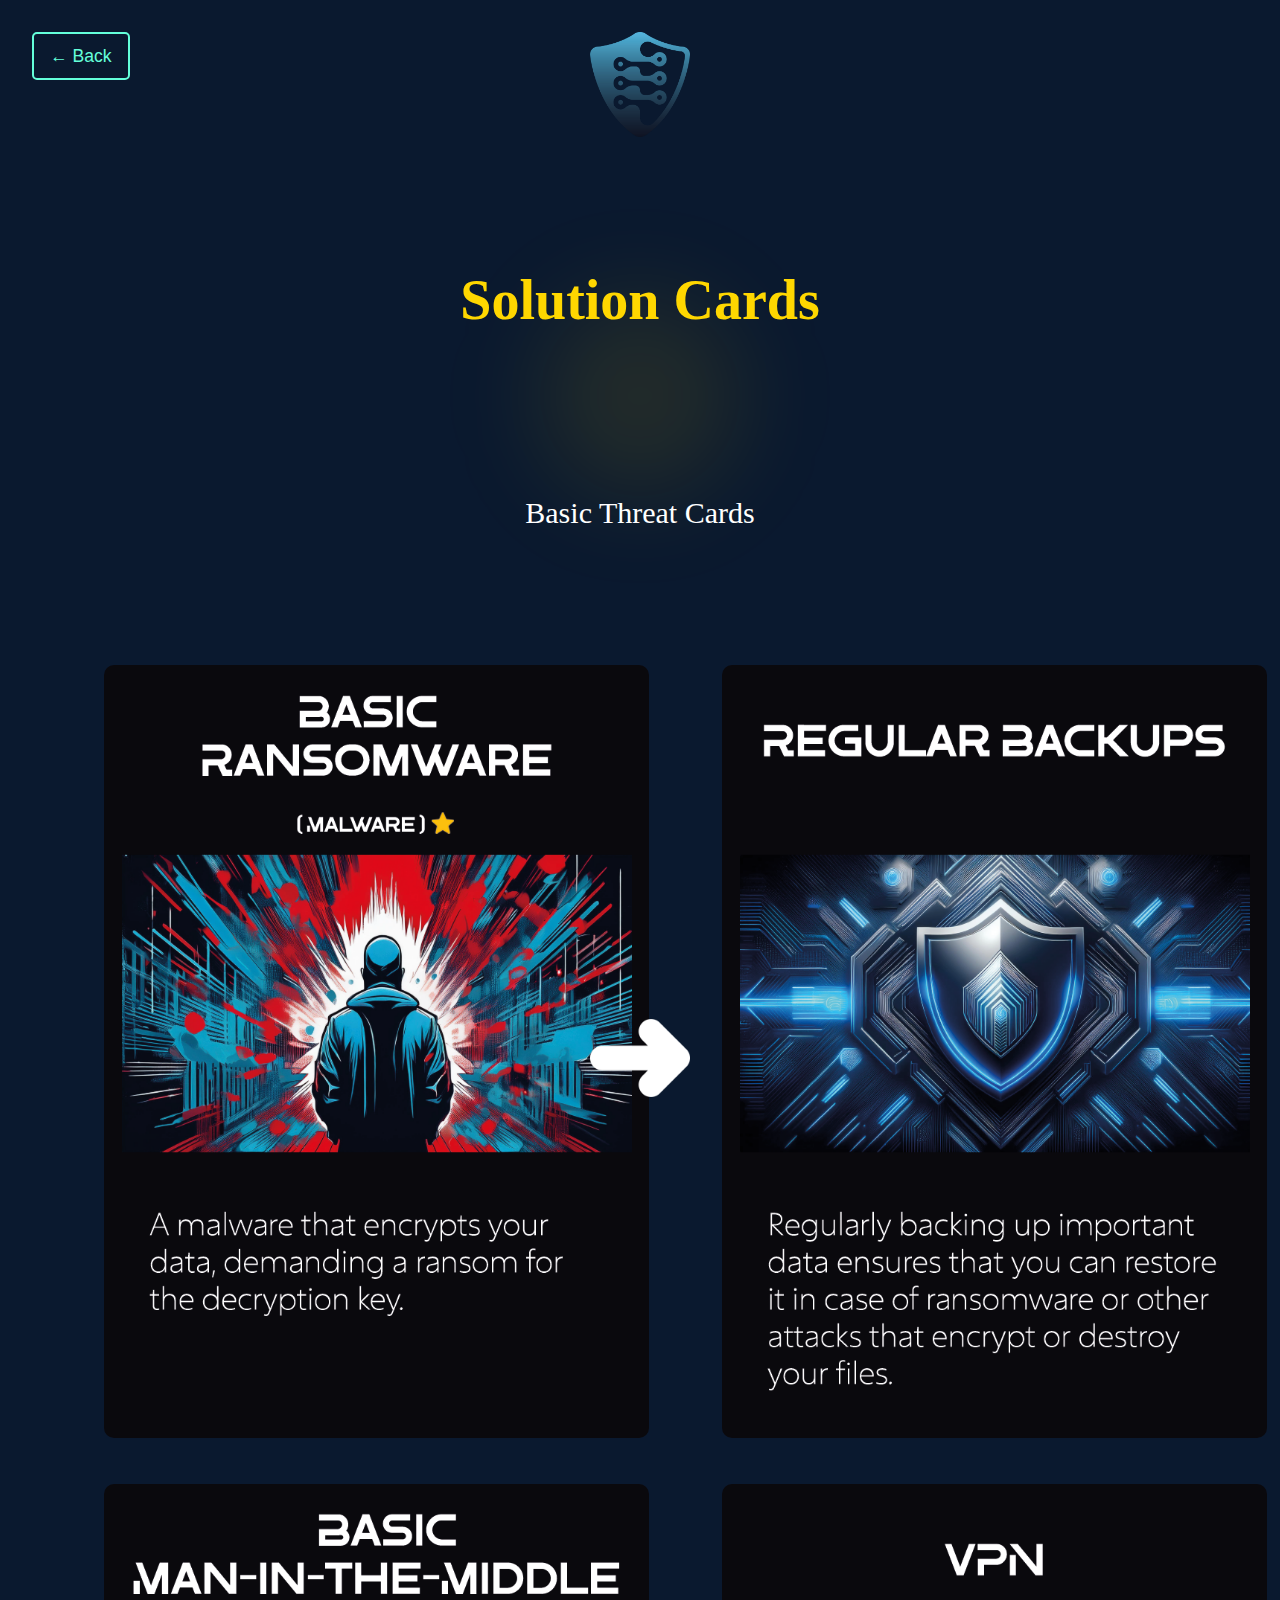
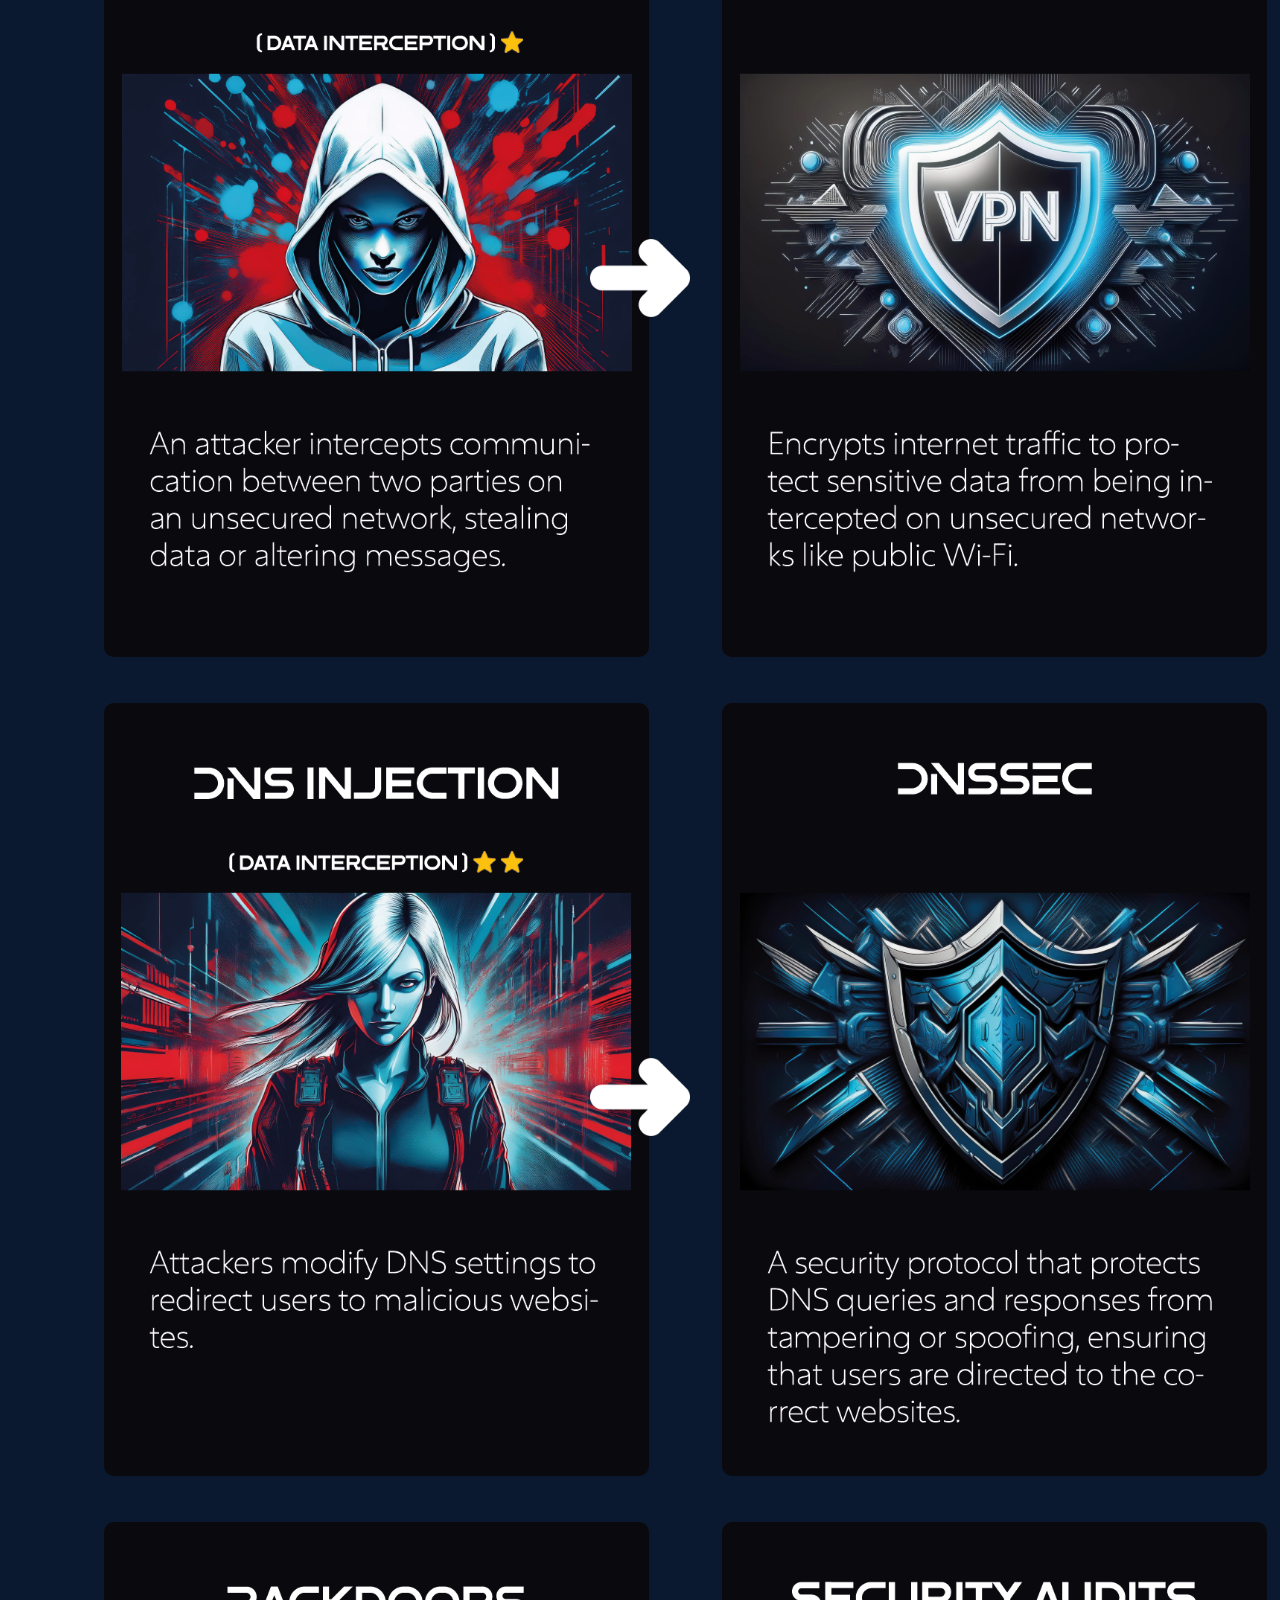
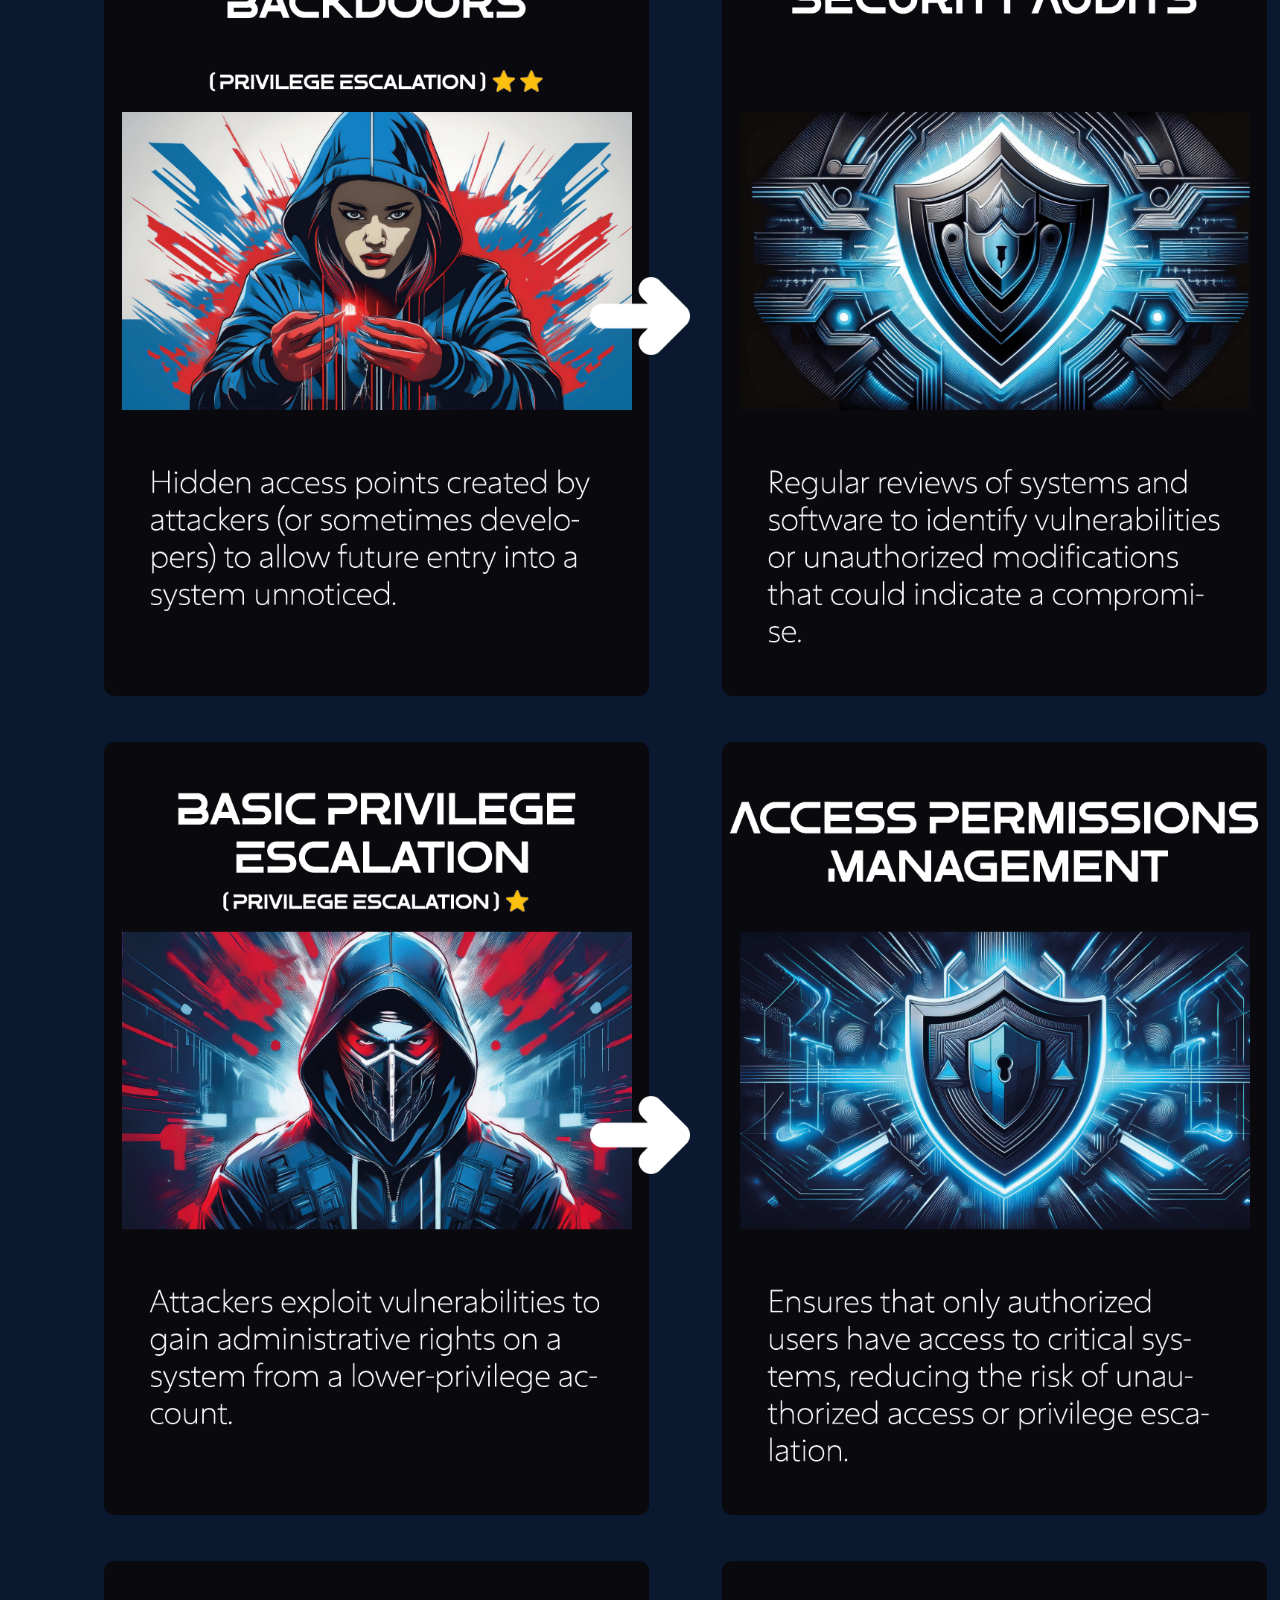
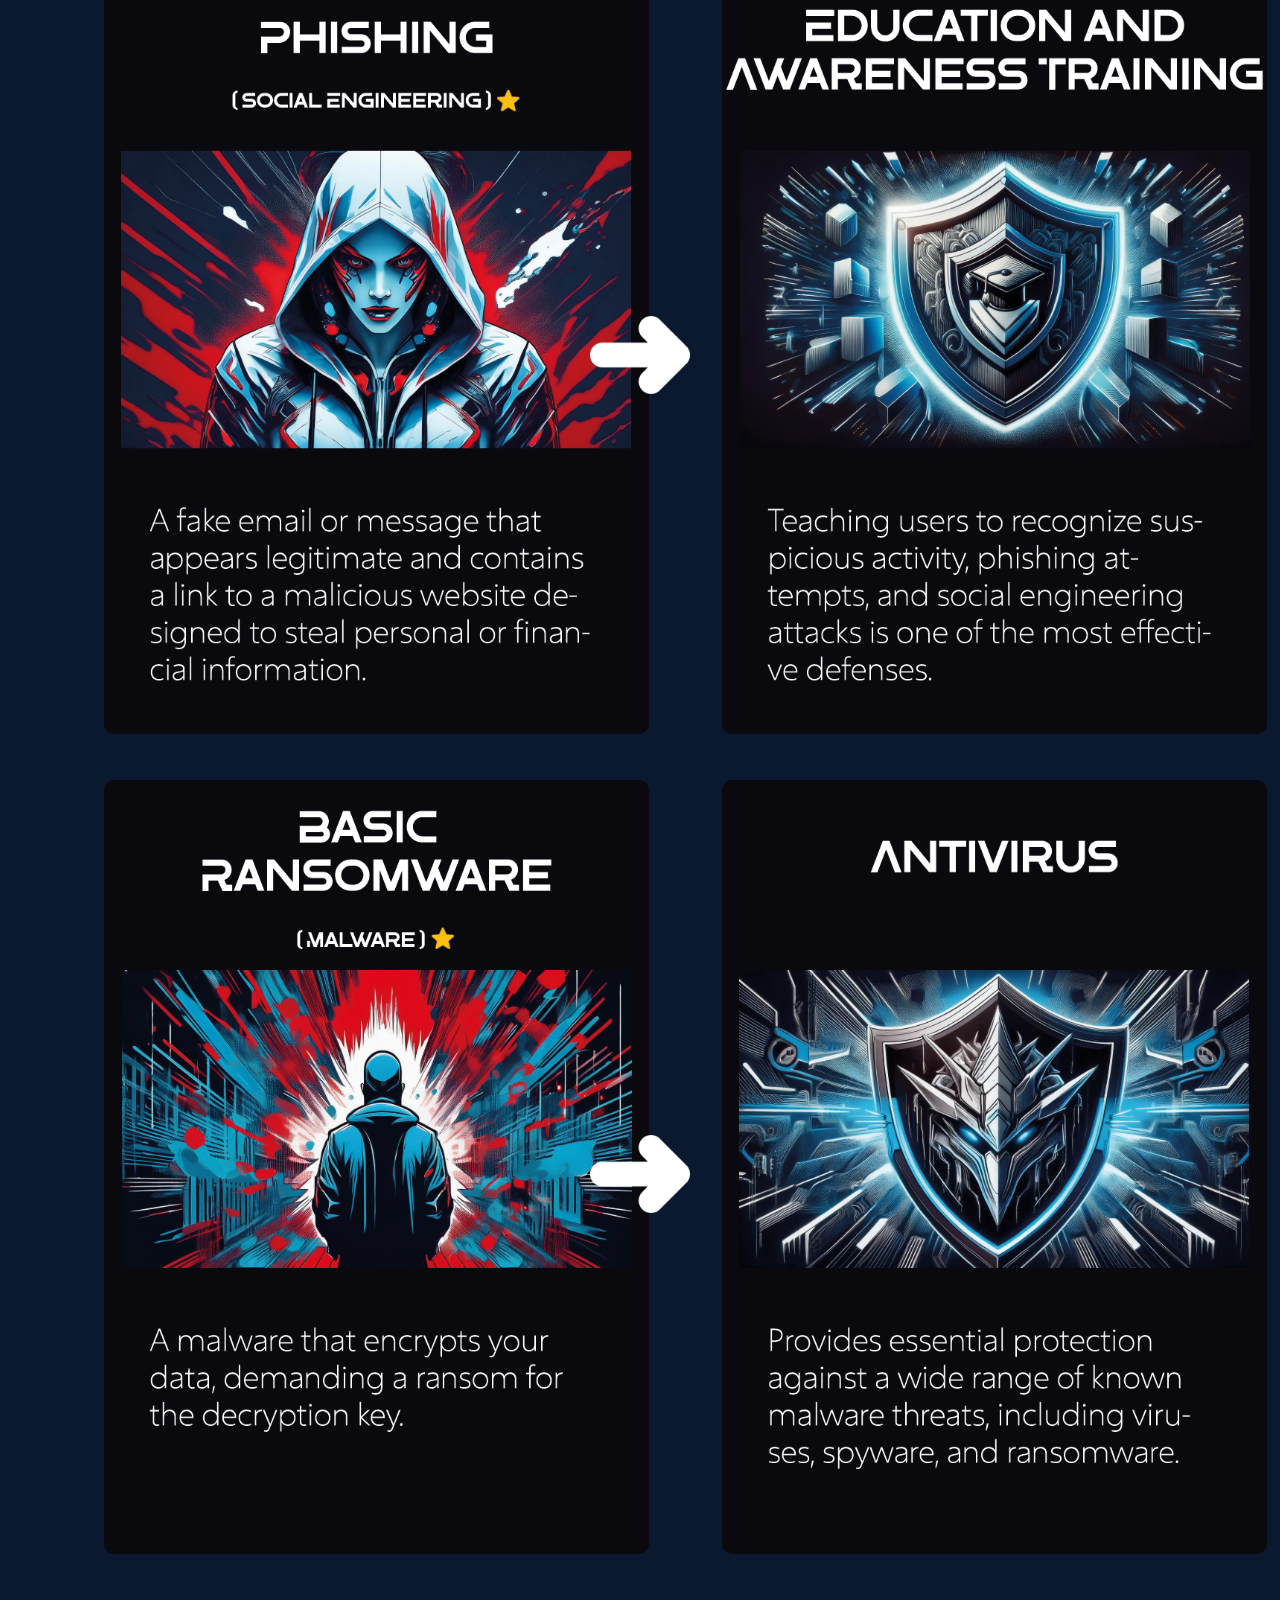
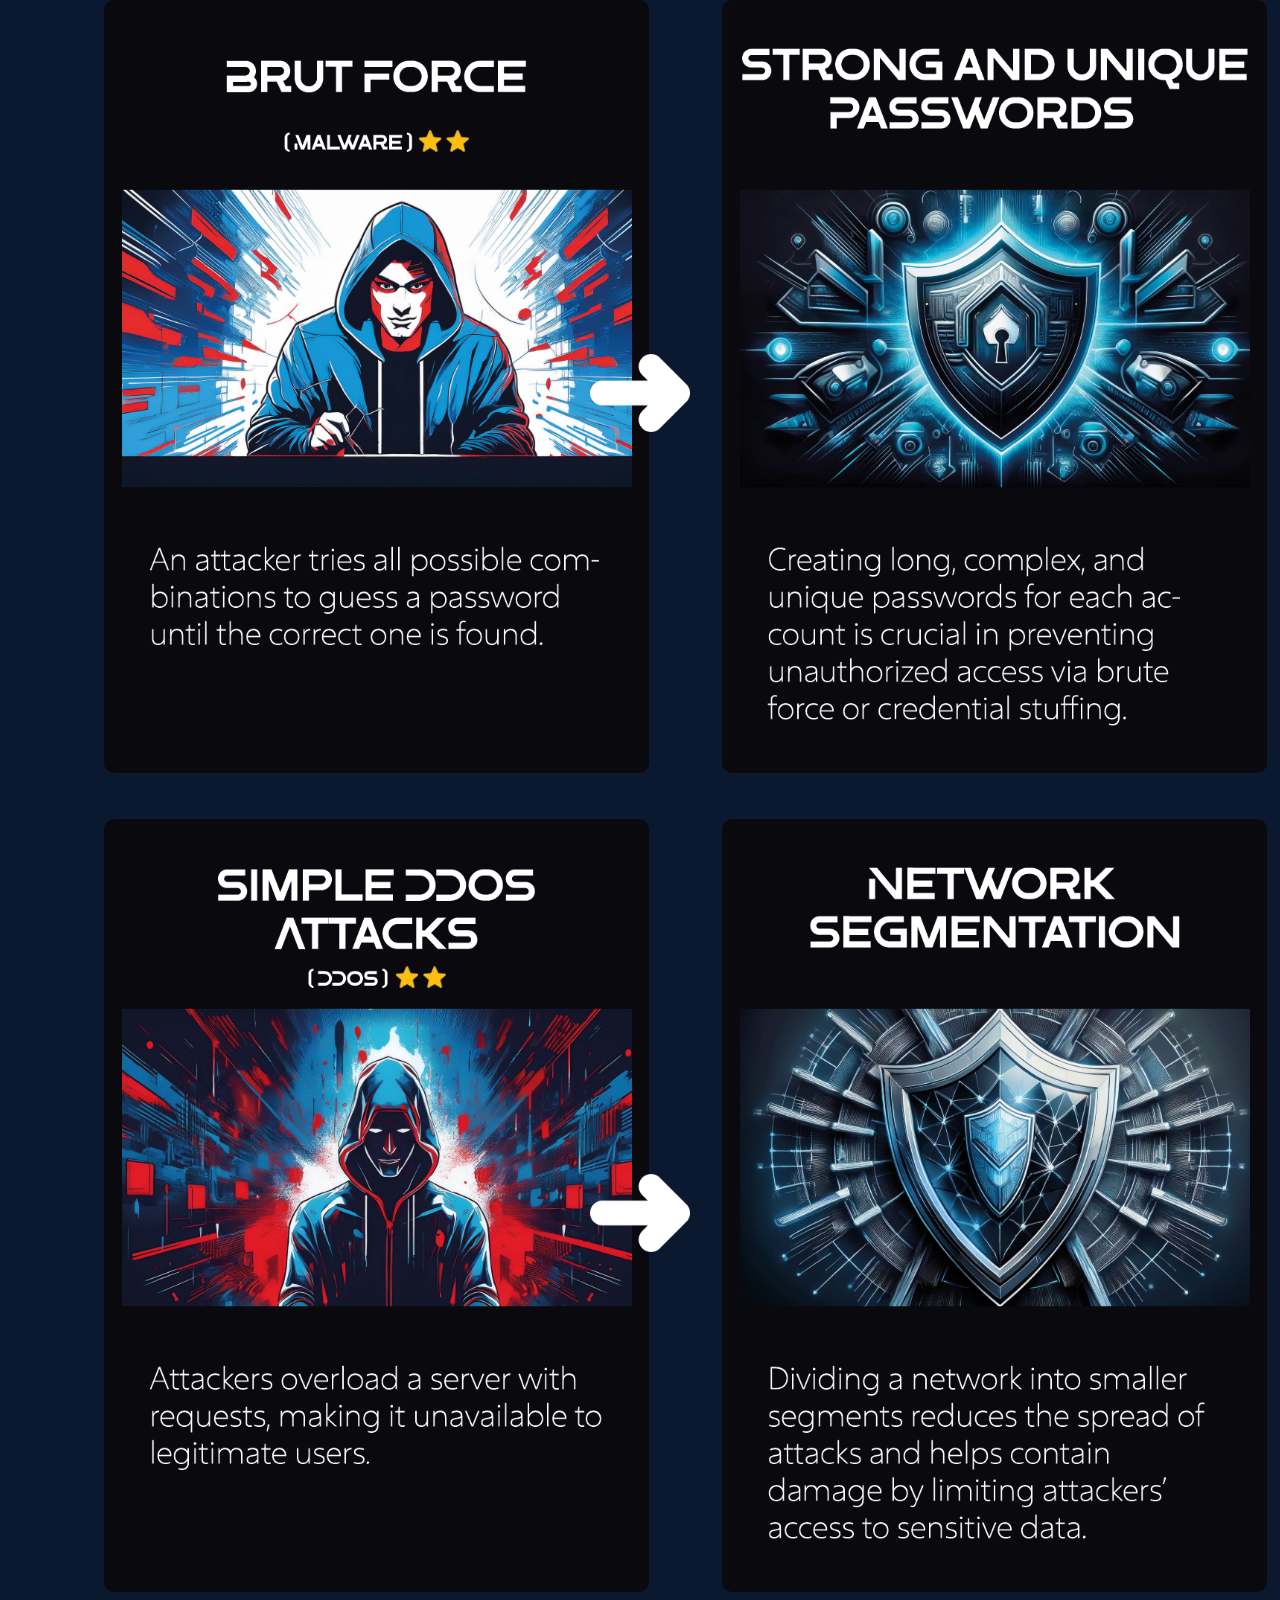
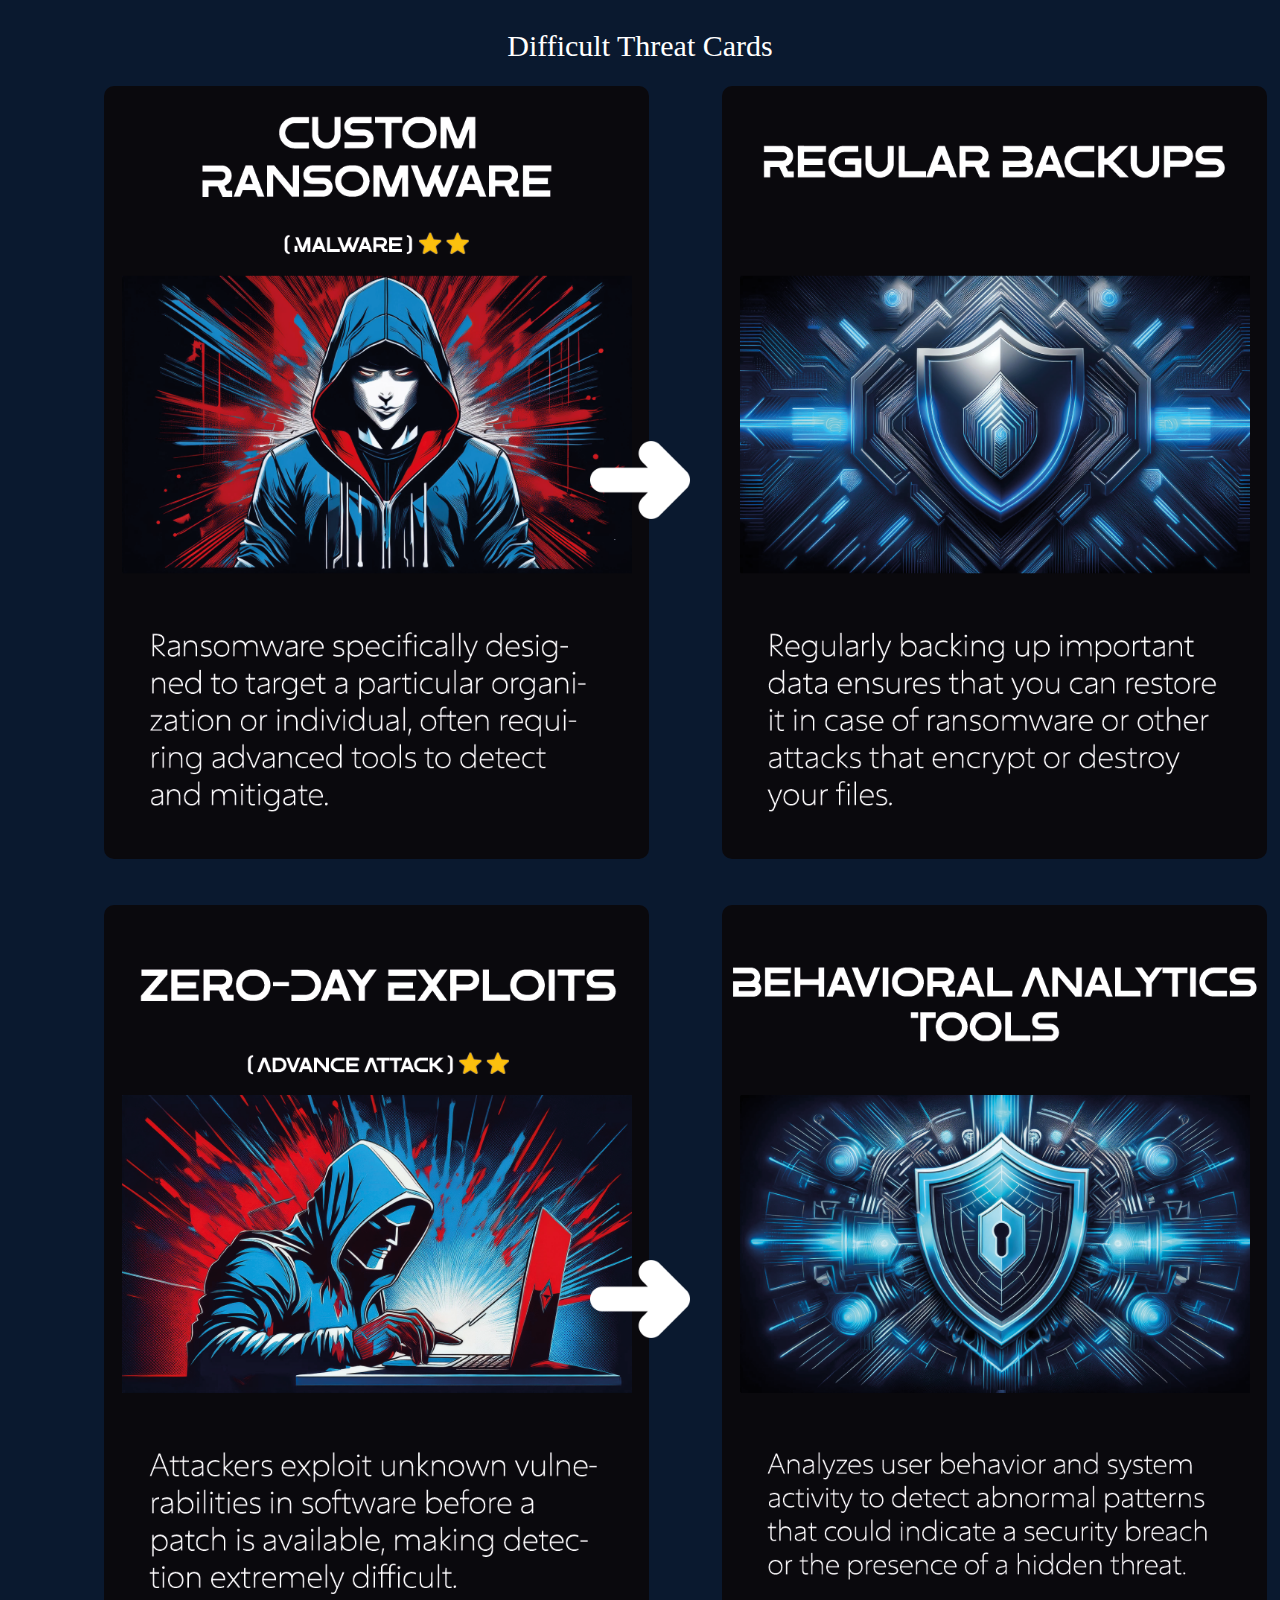
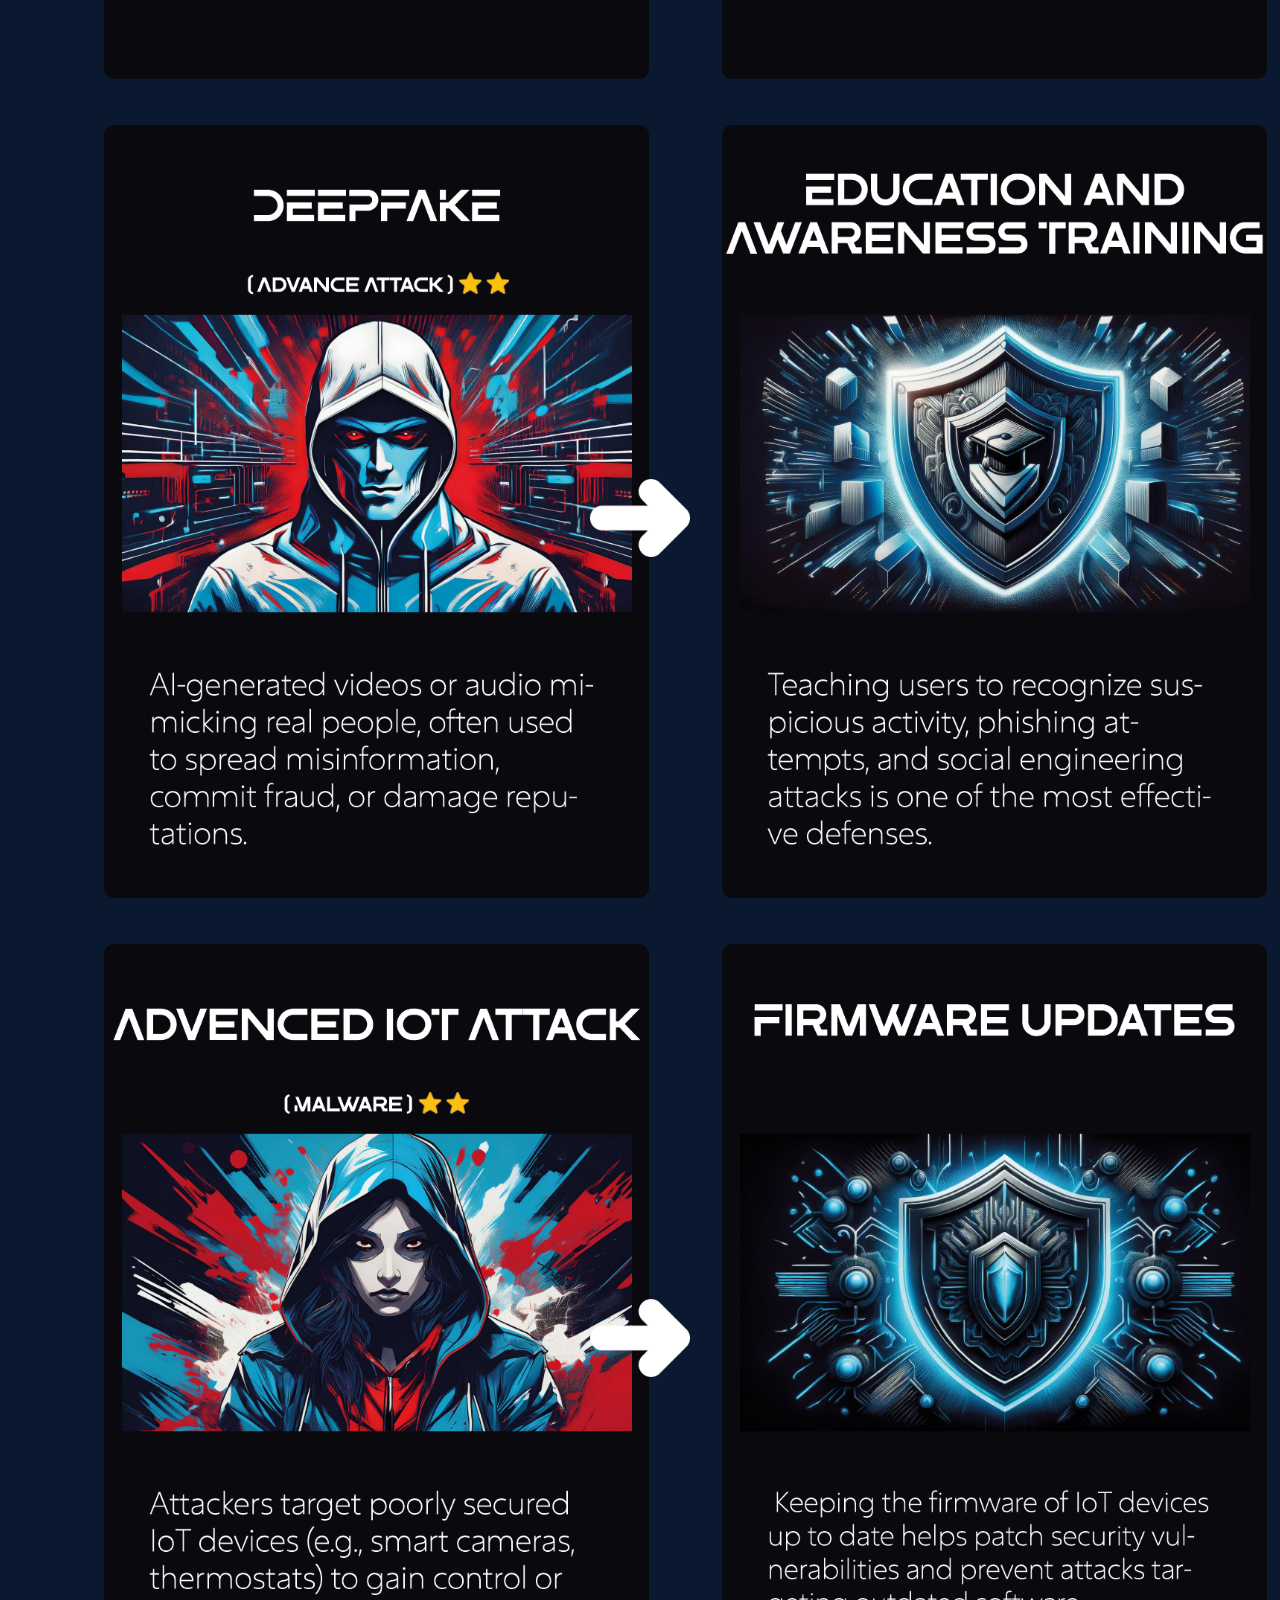
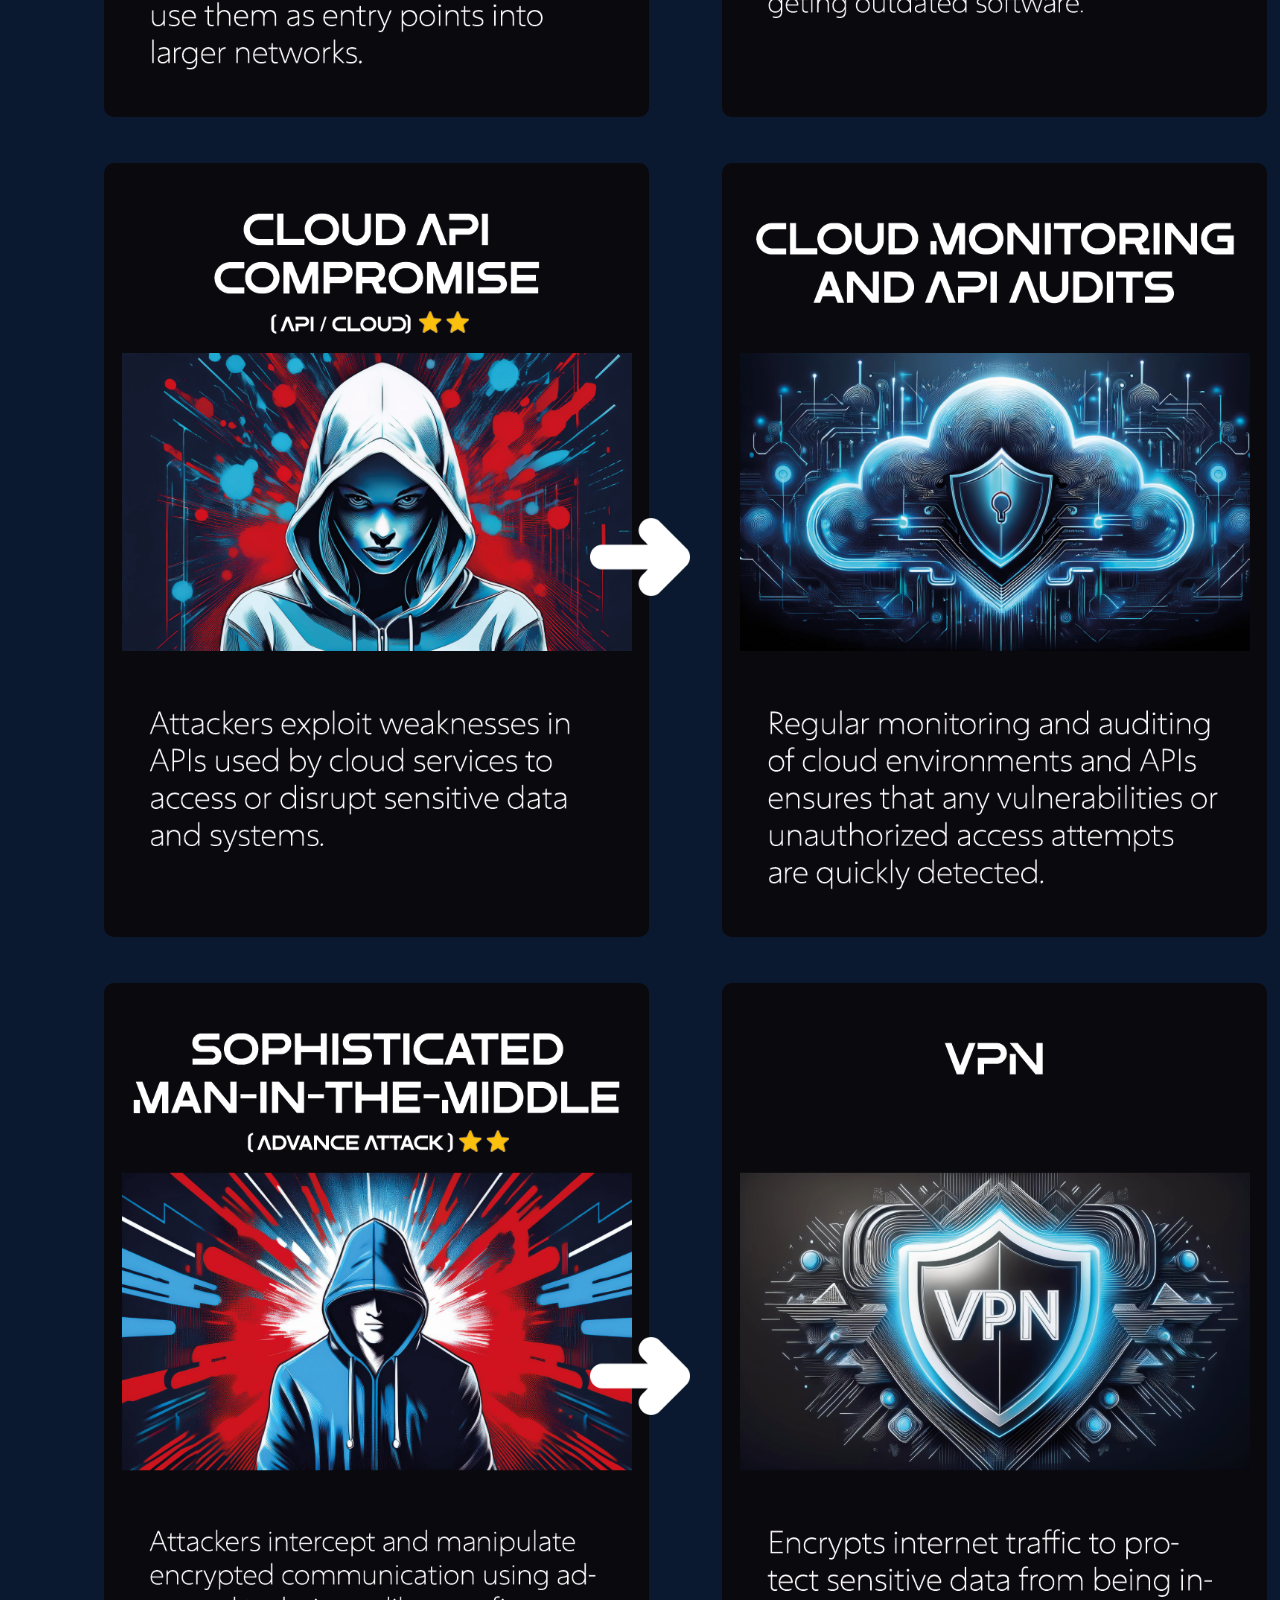
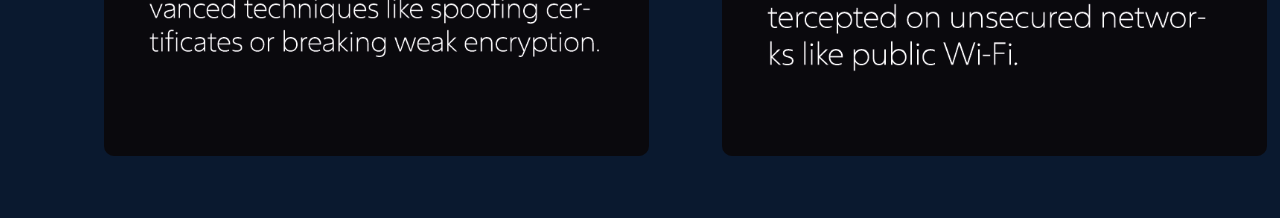
<file: cards/solution.html>
<!DOCTYPE html>
<html lang="en">
  <head>
    <meta charset="UTF-8" />
    <meta name="viewport" content="width=device-width, initial-scale=1.0" />
    <link rel="stylesheet" href="../style.css" />
    <title>Solution Cards - Cyber Shield</title>
  </head>
  <body>
    <header>
      <a href="../index.html" class="back-link">← Back</a>
      <img src="../assets/logo.png" alt="Cyber Shield Logo" class="logo" />
    </header>

    <section class="cards-page solution">
      <div class="page-header">
        <h1>Solution Cards</h1>
        <p class="cards-intro">Discover all the solution cards available in the game</p>
        <br>
        <p>Basic Threat Cards</p>
        <div class="header-decoration"></div>
      </div>

      <div class="split-sections-container">
        <section class="split-section solution-section">
          <div class="content-left">
            <img src="../assets/attack/8.png" alt="Image Gauche" />
          </div>
          <div class="content-center">
            <img src="../assets/fleche-droite.png" alt="Flèche" class="arrow small-arrow" />
          </div>
          <div class="content-right">
            <img src="../assets/defense/5.png" alt="Image Droite" />
          </div>
        </section>

        <section class="split-section">
          <div class="content-left">
            <img src="../assets/attack/10.png" alt="Image Gauche" />
          </div>
          <div class="content-center">
            <img src="../assets/fleche-droite.png" alt="Flèche" class="arrow" />
          </div>
          <div class="content-right">
            <img src="../assets/defense/7.png" alt="Image Droite" />
          </div>
        </section>

        <section class="split-section">
          <div class="content-left">
            <img src="../assets/attack/16.png" alt="Image Gauche" />
          </div>
          <div class="content-center">
            <img src="../assets/fleche-droite.png" alt="Flèche" class="arrow" />
          </div>
          <div class="content-right">
            <img src="../assets/defense/14.png" alt="Image Droite" />
          </div>
        </section>

        <section class="split-section">
          <div class="content-left">
            <img src="../assets/attack/17.png" alt="Image Gauche" />
          </div>
          <div class="content-center">
            <img src="../assets/fleche-droite.png" alt="Flèche" class="arrow" />
          </div>
          <div class="content-right">
            <img src="../assets/defense/13.png" alt="Image Droite" />
          </div>
        </section>

        <section class="split-section">
          <div class="content-left">
            <img src="../assets/attack/18.png" alt="Image Gauche" />
          </div>
          <div class="content-center">
            <img src="../assets/fleche-droite.png" alt="Flèche" class="arrow" />
          </div>
          <div class="content-right">
            <img src="../assets/defense/10.png" alt="Image Droite" />
          </div>
        </section>

        <section class="split-section">
          <div class="content-left">
            <img src="../assets/attack/1.png" alt="Image Gauche" />
          </div>
          <div class="content-center">
            <img src="../assets/fleche-droite.png" alt="Flèche" class="arrow" />
          </div>
          <div class="content-right">
            <img src="../assets/defense/2.png" alt="Image Droite" />
          </div>
        </section>

        <section class="split-section">
          <div class="content-left">
            <img src="../assets/attack/8.png" alt="Image Gauche" />
          </div>
          <div class="content-center">
            <img src="../assets/fleche-droite.png" alt="Flèche" class="arrow" />
          </div>
          <div class="content-right">
            <img src="../assets/defense/27.png" alt="Image Droite" />
          </div>
        </section>

        <section class="split-section">
          <div class="content-left">
            <img src="../assets/attack/3.png" alt="Image Gauche" />
          </div>
          <div class="content-center">
            <img src="../assets/fleche-droite.png" alt="Flèche" class="arrow" />
          </div>
          <div class="content-right">
            <img src="../assets/defense/3.png" alt="Image Droite" />
          </div>
        </section>

        <section class="split-section">
          <div class="content-left">
            <img src="../assets/attack/7.png" alt="Image Gauche" />
          </div>
          <div class="content-center">
            <img src="../assets/fleche-droite.png" alt="Flèche" class="arrow" />
          </div>
          <div class="content-right">
            <img src="../assets/defense/6.png" alt="Image Droite" />
          </div>
        </section>
      </div>

      <p>Difficult Threat Cards</p>

      <div class="split-sections-container">
        <section class="split-section">
          <div class="content-left">
            <img src="../assets/attack/9.png" alt="Image Gauche" />
          </div>
          <div class="content-center">
            <img src="../assets/fleche-droite.png" alt="Flèche" class="arrow" />
          </div>
          <div class="content-right">
            <img src="../assets/defense/5.png" alt="Image Droite" />
          </div>
        </section>

        <section class="split-section">
          <div class="content-left">
            <img src="../assets/attack/12.png" alt="Image Gauche" />
          </div>
          <div class="content-center">
            <img src="../assets/fleche-droite.png" alt="Flèche" class="arrow" />
          </div>
          <div class="content-right">
            <img src="../assets/defense/25.png" alt="Image Droite" />
          </div>
        </section>

        <section class="split-section">
          <div class="content-left">
            <img src="../assets/attack/13.png" alt="Image Gauche" />
          </div>
          <div class="content-center">
            <img src="../assets/fleche-droite.png" alt="Flèche" class="arrow" />
          </div>
          <div class="content-right">
            <img src="../assets/defense/2.png" alt="Image Droite" />
          </div>
        </section>

        <section class="split-section">
          <div class="content-left">
            <img src="../assets/attack/14.png" alt="Image Gauche" />
          </div>
          <div class="content-center">
            <img src="../assets/fleche-droite.png" alt="Flèche" class="arrow" />
          </div>
          <div class="content-right">
            <img src="../assets/defense/20.png" alt="Image Droite" />
          </div>
        </section>

        <section class="split-section">
          <div class="content-left">
            <img src="../assets/attack/15.png" alt="Image Gauche" />
          </div>
          <div class="content-center">
            <img src="../assets/fleche-droite.png" alt="Flèche" class="arrow" />
          </div>
          <div class="content-right">
            <img src="../assets/defense/11.png" alt="Image Droite" />
          </div>
        </section>

        <section class="split-section">
          <div class="content-left">
            <img src="../assets/attack/11.png" alt="Image Gauche" />
          </div>
          <div class="content-center">
            <img src="../assets/fleche-droite.png" alt="Flèche" class="arrow" />
          </div>
          <div class="content-right">
            <img src="../assets/defense/7.png" alt="Image Droite" />
          </div>
        </section>
      </div>
    </section>
  </body>
  <style>
    .content-left img {
    width: 120%;
    border-radius: 10px;
}

.content-right img{
    width: 120%;
    border-radius: 10px;
}
  </style>
</html>
</file>
<file: style.css>
:root {
    /* Couleurs principales du logo */
    --primary-blue: #0a192f;      /* Bleu foncé */
    --secondary-blue: #112240;    /* Bleu un peu plus clair */
    --accent-green: #64ffda;      /* Vert cyan */
    --white: #ffffff;
}

* {
    margin: 0;
    padding: 0;
    box-sizing: border-box;
}

body {
    font-family: 'Arial', sans-serif;
    line-height: 1.6;
    background: var(--primary-blue);
    color: var(--white);
}

header {
    text-align: center;
    padding: 2rem;
}

.logo {
    max-width: 100px;
    height: auto;
}

.split-section {
    display: flex;
    align-items: center;
    padding: 4rem 2rem;
    max-width: 1200px;
    margin: 0 auto;
    gap: 1rem;
}

.split-section.reverse {
    flex-direction: row-reverse;
}

.content-left, .content-right {
    flex: 1;
}


/* Styles de base pour toutes les cartes */
.card-item {
    position: relative;
    margin: 2px;
    background: var(--primary-blue);
    border-radius: 10px;
    overflow: hidden;
    padding: 1rem;
    transition: all 0.3s ease;
    box-shadow: 0 0 20px rgba(0, 0, 0, 0.2);
}

/* Styles de survol */
.card-item:hover {
    transform: translateY(-10px);
    box-shadow: 0 10px 30px rgba(100, 255, 218, 0.2);
}

/* Couleurs spécifiques pour chaque carte */
.card-item:first-child {
    border: 2px solid #ff4d4d; /* Rouge pour Cartes Attaque */
}

.card-item:nth-child(2) {
    border: 2px solid #64ffda; /* Bleu pour Cartes Défense */
}

.card-item:nth-child(3) {
    border: 2px solid #ffd700; /* Jaune pour Cartes Solution */
}

/* Assurez-vous que les couleurs de texte sont également cohérentes */
.card-item h3 {
    transition: all 0.3s ease;
}

.card-item:hover h3 {
    color: var(--accent-green); /* Couleur uniforme au survol */
}

.content-left img {
    width: 100%;
    border-radius: 10px;
}

.content-right img{
    width: 100%;
    border-radius: 10px;
}

.features-banner {
    background: linear-gradient(145deg, var(--secondary-blue) 0%, var(--primary-blue) 100%);
    padding: 4rem 2rem;
    display: flex;
    justify-content: space-around;
    margin: 4rem 0;
    border-radius: 20px;
    box-shadow: 0 20px 40px rgba(0, 0, 0, 0.3);
}

.feature-column {
    text-align: center;
    flex: 1;
    max-width: 300px;
    padding: 2rem;
    transition: transform 0.3s ease;
}

.feature-column:hover {
    transform: translateY(-10px);
}

.feature-icon {
    background: rgba(100, 255, 218, 0.1);
    width: 100px;
    height: 100px;
    border-radius: 50%;
    margin: 0 auto 1.5rem;
    display: flex;
    align-items: center;
    justify-content: center;
    transition: all 0.3s ease;
}

.feature-column:hover .feature-icon {
    background: rgba(100, 255, 218, 0.2);
    transform: scale(1.1);
}

.feature-svg {
    width: 50px;
    height: 50px;
}

.feature-content h3 {
    color: var(--accent-green);
    font-size: 1.8rem;
    margin-bottom: 0.5rem;
    font-weight: 600;
}

.feature-content p {
    color: var(--text-light);
    font-size: 1rem;
    opacity: 0.8;
}

/* Animation au défilement */
@keyframes fadeInUp {
    from {
        opacity: 0;
        transform: translateY(20px);
    }
    to {
        opacity: 1;
        transform: translateY(0);
    }
}

.feature-column {
    animation: fadeInUp 0.6s ease forwards;
    opacity: 0;
}

.feature-column:nth-child(2) {
    animation-delay: 0.2s;
}

.feature-column:nth-child(3) {
    animation-delay: 0.4s;
}

/* Responsive */
@media (max-width: 768px) {
    .features-banner {
        flex-direction: column;
        align-items: center;
        padding: 2rem 1rem;
    }

    .feature-column {
        margin-bottom: 2rem;
    }

    .feature-column:last-child {
        margin-bottom: 0;
    }
}

.final-banner {
    background: linear-gradient(rgba(0,0,0,0.7), rgba(0,0,0,0.7)), url('banner-bg.jpg');
    background-size: cover;
    background-position: center;
    text-align: center;
    padding: 6rem 2rem;
    margin-top: 4rem;
}

h2 {
    color: var(--accent-green);
    margin-bottom: 1.5rem;
    font-size: 2.5rem;
}

h3 {
    color: var(--accent-green);
    margin-bottom: 0.5rem;
}

footer {
    text-align: center;
    padding: 2rem;
    background: linear-gradient(rgba(0,0,0,0.7), rgba(0,0,0,0.7)), url('cybersecurity-bg.jpg');
    background-size: cover;
    background-position: center;
}

p {
    color: var(--text-light);
}

/* Section Cartes */
.cards-showcase {
    padding: 4rem 2rem;
    max-width: 1200px;
    margin: 0 auto;
}

.cards-showcase h2 {
    text-align: center;
    margin-bottom: 3rem;
}

.cards-grid {
    display: grid;
    grid-template-columns: repeat(auto-fit, minmax(250px, 1fr));
    gap: 2rem;
}

.card-item {
    position: relative;
    margin: 2px;
    background: var(--primary-blue);
    border-radius: 10px;
    overflow: hidden;
    padding: 1rem;
    transition: all 0.3s ease;
    box-shadow: 0 0 20px rgba(0, 0, 0, 0.2);
    text-decoration: none;
}

.card-item:hover {
    transform: translateY(-10px);
    box-shadow: 0 10px 30px rgba(100, 255, 218, 0.2);
}

.card-item::after {
    content: '';
    position: absolute;
    top: 0;
    left: 0;
    width: 100%;
    height: 100%;
    background: linear-gradient(
        to bottom,
        rgba(100, 255, 218, 0) 0%,
        rgba(10, 25, 47, 0.8) 100%
    );
    opacity: 0;
    transition: opacity 0.3s ease;
}

.card-item:hover::after {
    opacity: 1;
}

.card-item:hover .card-content h3 {
    color: var(--accent-green);
    transform: translateY(-5px);
    text-decoration: none;
}

.card-content h3 {
    transition: all 0.3s ease;
    color: var(--accent-green);
    text-decoration: none;

}


.card-content2 h3 {
    transition: all 0.3s ease;
    color: var(--accent-green);
}

.card-content3 h3 {
    transition: all 0.3s ease;
    color: var(--accent-green);
}

.card-item:hover img {
    transform: scale(1.05);
}

.card-item img {
    transition: transform 0.3s ease;
}



.card-content {
    padding: 1.5rem;
    text-decoration: none;
}

.card-content h3 {
    font-size: 1.2rem;
    margin-bottom: 1rem;
    text-decoration: none;
}

.card-content p {
    font-size: 0.9rem;
    color: var(--text-light);
}

/* Responsive pour les cartes */
@media (max-width: 768px) {
    .cards-grid {
        grid-template-columns: 1fr;
    }

    .card-item img {
        height: 250px;
    }
}

/* Styles pour les pages de cartes */
.back-link {
    position: absolute;
    top: 2rem;
    left: 2rem;
    color: var(--accent-green);
    text-decoration: none;
    font-size: 1.1rem;
    padding: 0.5rem 1rem;
    border: 2px solid var(--accent-green);
    border-radius: 5px;
    transition: all 0.3s ease;
}

.back-link:hover {
    background: rgba(100, 255, 218, 0.1);
    transform: translateX(-5px);
    text-decoration: none;
}

.cards-page {
    max-width: 1200px;
    margin: 0 auto;
    padding: 2rem;
}

.cards-intro {
    text-align: center;
    margin-bottom: 3rem;
}

.cards-collection {
    display: grid;
    grid-template-columns: repeat(auto-fit, minmax(300px, 1fr));
    gap: 2rem;
}

.game-card {
    background: var(--secondary-blue);
    border-radius: 15px;
    overflow: hidden;
    transition: all 0.3s ease;
    cursor: pointer;
    border: 1px solid rgba(100, 255, 218, 0.1);
}

.game-card:hover {
    transform: translateY(-10px);
    box-shadow: 0 10px 30px rgba(100, 255, 218, 0.2);
}

.game-card:hover img {
    transform: scale(1.05);
}

.game-card img {
    transition: transform 0.3s ease;
}

.game-card:hover .card-stats span {
    color: #fff;
}

/* Responsive */
@media (max-width: 768px) {
    .cards-collection {
        grid-template-columns: 1fr;
    }
}

/* Style du header de la page des cartes */
.page-header {
    text-align: center;
    position: relative;
    padding: 3rem 0;
    margin-bottom: 4rem;
}

.page-header h1 {
    font-size: 3.5rem;
    color: var(--accent-green);
    margin-bottom: 1rem;
    position: relative;
    display: inline-block;
}

.page-header h1::after {
    content: '';
    position: absolute;
    bottom: -10px;
    left: 50%;
    transform: translateX(-50%);
    width: 60%;
    height: 3px;
    
}

.header-decoration {
    position: absolute;
    top: 50%;
    left: 50%;
    transform: translate(-50%, -50%);
    width: 200px;
    height: 200px;
    background: rgba(100, 255, 218, 0.1);
    border-radius: 50%;
    filter: blur(50px);
    z-index: -1;
}

.cards-intro {
    font-size: 1.2rem;
    color: var(--text-light);
    max-width: 600px;
    margin: 1.5rem auto;
    line-height: 1.6;
}

/* Animation au chargement de la page */
@keyframes fadeIn {
    from {
        opacity: 0;
        transform: translateY(20px);
    }
    to {
        opacity: 1;
        transform: translateY(0);
    }
}

.page-header h1 {
    animation: fadeIn 0.8s ease-out forwards;
}

.cards-intro {
    animation: fadeIn 0.8s ease-out 0.2s forwards;
    opacity: 0;
}

.cards-collection {
    animation: fadeIn 0.8s ease-out 0.4s forwards;
    opacity: 0;
}

/* Style des cartes d'attaque spécifiquement */
.game-card {
    border: 1px solid rgba(100, 255, 218, 0.1);
    background: linear-gradient(
        145deg,
        #112240 0%,
        #1a1f2e 100%
    );
}

.game-card .card-details h3 {
    color: #ff4d4d; /* Rouge pour les cartes d'attaque */
}

/* Boutons */
.cta-button {
    background: transparent;
    color: var(--accent-green);
    border: 2px solid var(--accent-green);
    padding: 1rem 2rem;
    border-radius: 5px;
    transition: all 0.3s ease;
    text-decoration: none;
    display: inline-block;
    cursor: pointer;
}

.cards-page.solution {
    font-size: 30px;
    font-family:Georgia, 'Times New Roman', Times, serif;}

.cta-button:hover {
    background: rgba(100, 255, 218, 0.1);
    transform: translateY(-3px);
}

.intro-text {
    font-size: 1.4rem;
    color: var(--accent-green);
    margin-bottom: 1.5rem;
    line-height: 1.6;
}

.detail-text {
    font-size: 1.1rem;
    color: var(--text-light);
    margin-bottom: 2rem;
    line-height: 1.8;
    opacity: 0.9;
}

/* Animation au chargement */
.intro-text, .detail-text {
    animation: fadeInUp 0.8s ease-out forwards;
}

.detail-text {
    animation-delay: 0.2s;
}

@media (max-width: 768px) {
    .intro-text {
        font-size: 1.2rem;
    }

    .detail-text {
        font-size: 1rem;
    }
}

html {
    scroll-behavior: smooth;
}

/* Ajustement pour le scroll */
#comment-jouer {
    scroll-margin-top: 2rem;
}

.gameplay-highlights {
    margin-top: 2rem;
}

.gameplay-highlights ul {
    list-style: none;
    padding: 0;
}

.gameplay-highlights li {
    color: var(--text-light);
    margin-bottom: 1rem;
    padding-left: 1.5rem;
    position: relative;
}

.gameplay-highlights li::before {
    content: "→";
    color: var(--accent-green);
    position: absolute;
    left: 0;
    font-weight: bold;
}

#comment-jouer .intro-text {
    font-size: 1.4rem;
    color: var(--accent-green);
    margin-bottom: 1.5rem;
    line-height: 1.6;
}

#comment-jouer .detail-text {
    font-size: 1.1rem;
    color: var(--text-light);
    margin-bottom: 2rem;
    line-height: 1.8;
    opacity: 0.9;
}

/* Animation au défilement */
#comment-jouer .intro-text,
#comment-jouer .detail-text,
#comment-jouer .gameplay-highlights {
    animation: fadeInUp 0.8s ease-out forwards;
}

#comment-jouer .detail-text {
    animation-delay: 0.2s;
}

#comment-jouer .gameplay-highlights {
    animation-delay: 0.4s;
}

@media (max-width: 768px) {
    #comment-jouer .intro-text {
        font-size: 1.2rem;
    }

    #comment-jouer .detail-text {
        font-size: 1rem;
    }
}

/* Style spécifique pour la page de défense */
.cards-page.defense .page-header h1 {
    color: var(--accent-green);
}

.cards-page.defense .header-decoration {
    background: rgba(100, 255, 218, 0.1);
}

.cards-page.defense .game-card {
    border-color: rgba(100, 255, 218, 0.1);
}

.cards-page.defense .game-card:hover {
    border-color: var(--accent-green);
    box-shadow: 0 10px 30px rgba(100, 255, 218, 0.1);
}

.cards-page.defense .card-stats span {
    color: var(--accent-green);
}

/* Animation au chargement */
.page-header {
    animation: fadeInDown 0.8s ease-out forwards;
}

.cards-collection {
    animation: fadeInUp 0.8s ease-out 0.2s forwards;
}

@keyframes fadeInDown {
    from {
        opacity: 0;
        transform: translateY(-20px);
    }
    to {
        opacity: 1;
        transform: translateY(0);
    }
}

@keyframes fadeInUp {
    from {
        opacity: 0;
        transform: translateY(20px);
    }
    to {
        opacity: 1;
        transform: translateY(0);
    }
}

/* Style spécifique pour les cartes solution */
.cards-page.solution .page-header h1 {
    color: #ffd700; /* Couleur dorée pour les solutions */
}

.cards-page.solution .header-decoration {
    background: rgba(255, 215, 0, 0.1);
}

.cards-page.solution .game-card {
    border-color: rgba(255, 215, 0, 0.1);
}

.cards-page.solution .game-card:hover {
    border-color: #ffd700;
    box-shadow: 0 10px 30px rgba(255, 215, 0, 0.1);
}

.cards-page.solution .card-stats span {
    color: #ffd700;
}

/* Ajustement de la grille pour 3 cartes */
.cards-grid {
    grid-template-columns: repeat(auto-fit, minmax(200px, 1fr));
    gap: 2rem;
    max-width: 1200px;
    margin: 0 auto;
}

/* Style pour les titres des différentes sections de cartes */
.cards-page.attack .page-header h1 {
    color: #ff4d4d; /* Rouge vif pour les attaques */
}

.cards-page.defense .page-header h1 {
    color: #64ffda; /* Vert cyan pour la défense */
}

.cards-page.solution .page-header h1 {
    color: #ffd700; /* Doré pour les solutions */
}

/* Pour les titres dans la grille de cartes sur la page d'accueil */
.cards-grid .card-item:nth-child(1) h3 {
    color: #ff4d4d; /* Rouge pour Cartes Attaque */
}

.cards-grid .card-item:nth-child(2) h3 {
    color: #64ffda; /* Vert pour Cartes Défense */
}

.cards-grid .card-item:nth-child(3) h3 {
    color: #ffd700; /* Doré pour Cartes Solution */
}

/* Style de base pour toutes les images */
.card-item img, .card-item2 img, .card-item3 img {
    width: 100%;
    height: 300px;
    object-fit: cover;
    transition: transform 0.3s ease;
}

/* Filtre rouge pour l'image de la carte Attaque */
.card-item img {
    filter: hue-rotate(0deg) saturate(150%) brightness(0.9);
}

/* Effet hover sur les images */
.card-item:hover img,
.card-item2:hover img,
.card-item3:hover img {
    transform: scale(1.05);
}

/* Styles de base pour toutes les cartes */
.card-item {
    position: relative;
    margin: 2px;
    background: var(--primary-blue);
    border-radius: 10px;
    overflow: hidden;
    padding: 1rem;
    transition: all 0.3s ease;
    box-shadow: 0 0 20px rgba(0, 0, 0, 0.2);
}

/* Carte Attaque - Rouge */
.card-item:first-child {
    border: 2px solid #ff4d4d;
}

.card-item:first-child:hover {
    box-shadow: 0 0 30px rgba(255, 77, 77, 0.3);
    transform: translateY(-5px);
}

.card-item:first-child h3 {
    color: #ff4d4d;
    text-decoration: none;
}

.card-item:first-child p {
    color: var(--white);
    text-decoration: none;
    font-style: normal;
    font-weight: normal;
    border: none;
}

/* Carte Défense - Bleu */
.card-item:nth-child(2) {
    border: 2px solid #64ffda;
}

.card-item:nth-child(2):hover {
    box-shadow: 0 0 30px rgba(100, 255, 218, 0.3);
    transform: translateY(-5px);
}


.card-item:nth-child(2) h3 {
    color: #64ffda;
    text-decoration: none;
}

.card-item:nth-child(2) p {
    color: var(--white);
    text-decoration: none;
    font-style: normal;
    font-weight: normal;
    border: none;
}

/* Carte Solution - Jaune */
.card-item:nth-child(3) {
    border: 2px solid #ffd700;
}

.card-item:nth-child(3):hover {
    box-shadow: 0 0 30px rgba(255, 215, 0, 0.3);
    transform: translateY(-5px);
}

.card-item:nth-child(3) h3 {
    color: #ffd700;
    text-decoration: none;
}

.card-item:nth-child(3) p {
    color: var(--white);
    text-decoration: none;
    font-style: normal;
    font-weight: normal;
    border: none;
}

/* Style général pour enlever tous les soulignements */
.card-item a, 
.card-item h3, 
.card-item p {
    text-decoration: none;
    color: inherit;
}

/* Désactiver les styles au survol */
.card-item:hover p,
.card-item:hover h3 {
    text-decoration: none;
    border: none;
    font-style: normal;
}

.attack-card .card-content h3,
.attack-card .card-content p,
.defense-card .card-content h3,
.defense-card .card-content p {
    color: white;
}


/* Ajoutez cette classe dans votre fichier style.css */
.card-hover {
    transition: transform 0.3s ease, box-shadow 0.3s ease;
}

.card-hover:hover {
    transform: translateY(-10px);
    box-shadow: 0 10px 30px rgba(100, 255, 218, 0.2);
}

/* Couleur pour la décoration de l'en-tête */
.header-decoration {
    background-color: rgba(193, 43, 43, 0.508); /* Rouge pour la décoration de l'en-tête */
}

/* Couleur pour les cartes de défense */
.cards-page.defense .game-card {
    border-color: #64ffda; /* Bleu pour les cartes de défense */
}

/* Couleur pour les cartes de solution */
.cards-page.solution .game-card {
    border-color: #ffd700; /* Jaune pour les cartes de solution */
}

.image-gallery {
    display: grid;
    grid-template-columns: repeat(3, 1fr);
    gap: 10px;
    text-align: center;
    align-items: center;
    justify-items: center;
    width: 100%;
}

.gallery-image {
    width: 80%; /* Ajustez la largeur selon vos besoins */
    max-width: 300px; /* Limite la largeur maximale des images */
    height: auto; /* Maintient le ratio d'aspect */
}

/* Responsive pour les appareils mobiles */
@media (max-width: 768px) {
    body {
        padding: 1rem; 
    }

    .page-header h1 {
        font-size: 2.5rem; 
    }

    .cards-intro {
        font-size: 1rem; 
    }

    .image-gallery {
        grid-template-columns: repeat(2, 1fr); 
    }

    .gallery-image {
        max-width: 100%; 
        height: auto; 
    }

    .final-banner {
        padding: 4rem 1rem; 
    }

    .header-decoration {
        width: 80%; 
        height: 5px; 
    }
}

/* Responsive pour la section split-section */
@media (max-width: 768px) {
    .split-section {
        display: flex;
        flex-direction: row;
        align-items: center;
        padding: 1rem;
        gap: 1rem;
    }

    .content-left, .content-right {
        flex: 1;
        max-width: 45%;
    }

    .content-center {
        flex: 0;
        margin: 0;
    }

    .arrow img {
        width: 40px;
    }
}

.image-arrow-container {
    display: flex;
    align-items: center;
    justify-content: center;
    gap: 2rem;
    padding: 2rem;
}

.image-left, .image-right {
    flex: 1;
    max-width: 200px;
}

.arrow {
    flex: 0;
}

.arrow img {
    width: 50px;
    height: auto;
}

.image-left img, .image-right img {
    width: 100%;
    height: auto;
    border-radius: 10px;
}


.cards-page.solution p {
    display: flex;
    text-align: center;
    align-items: center;
    justify-content: center;

}




/* Ajoutez cette règle dans votre fichier CSS */
.content-center {
    display: flex;
    justify-content: center;
    flex: 0;
    margin: 0 1rem;
}

.split-section {
    display: flex;
    align-items: center;
    padding: 1rem 2rem;
    max-width: 1200px;
    margin: 0 auto;
    gap: 1rem;
}

.split-section.reverse {
    flex-direction: row-reverse;
}

.content-left, .content-right {
    flex: 1;
}

.content-center {
    display: flex;
    justify-content: center;
    flex: 0;
    margin: 0 1rem;
}

.arrow img {
    width: 50px;
    height: auto;
}

.arrow{
    height: 100px;
}

@media (max-width: 768px) {
    .split-section {
        display: flex;
        flex-direction: row;
        align-items: center;
        gap: 1rem;
    }

    .content-left, .content-right {
        flex: 1;
        max-width: 45%;
    }

    .content-center {
        flex: 0;
        margin: 0;
    }

    .arrow img {
        width: 40px;
    }

    .arrow{
        width: 50%;
        height: 50%;
    }
}

/* Styles pour mobile */
@media (max-width: 768px) {
  .split-section {
    flex-direction: column; /* Aligne le contenu en colonne */
    text-align: center; /* Centre le texte */
  }

  .content-left, .content-right {
    width: 100%; /* Prend toute la largeur */
    margin-bottom: 20px; /* Ajoute un espace entre les sections */
  }

  .intro-text, .detail-text {
    width: 100%; /* Augmente la largeur du texte à 100% */
    margin: 0 auto; /* Centre le texte */
    font-size: 1.1em; /* Ajuste la taille de la police si nécessaire */
    line-height: 1.5; /* Améliore la lisibilité */
  }

  

  .cta-button {
    display: block; /* Affiche le bouton en bloc */
    margin: 10px auto 0; /* Centre le bouton et ajoute un espace au-dessus */
    padding: 10px 20px; /* Ajoute du padding */
    font-size: 1.2em; /* Augmente la taille de la police */
  }
}

/* Ajoutez cette règle dans votre fichier style.css */
@media (max-width: 768px) {
    .split-section {
        flex-direction: row; /* Aligne le contenu en ligne */
        justify-content: space-between; /* Espace entre les images */
    }

    .content-left, .content-right {
        width: 48%; /* Ajuste la largeur pour permettre un espacement */
    }

    .content-center {
        display: block; /* Affiche la flèche pour la page de solution */
    }
}
</file>
